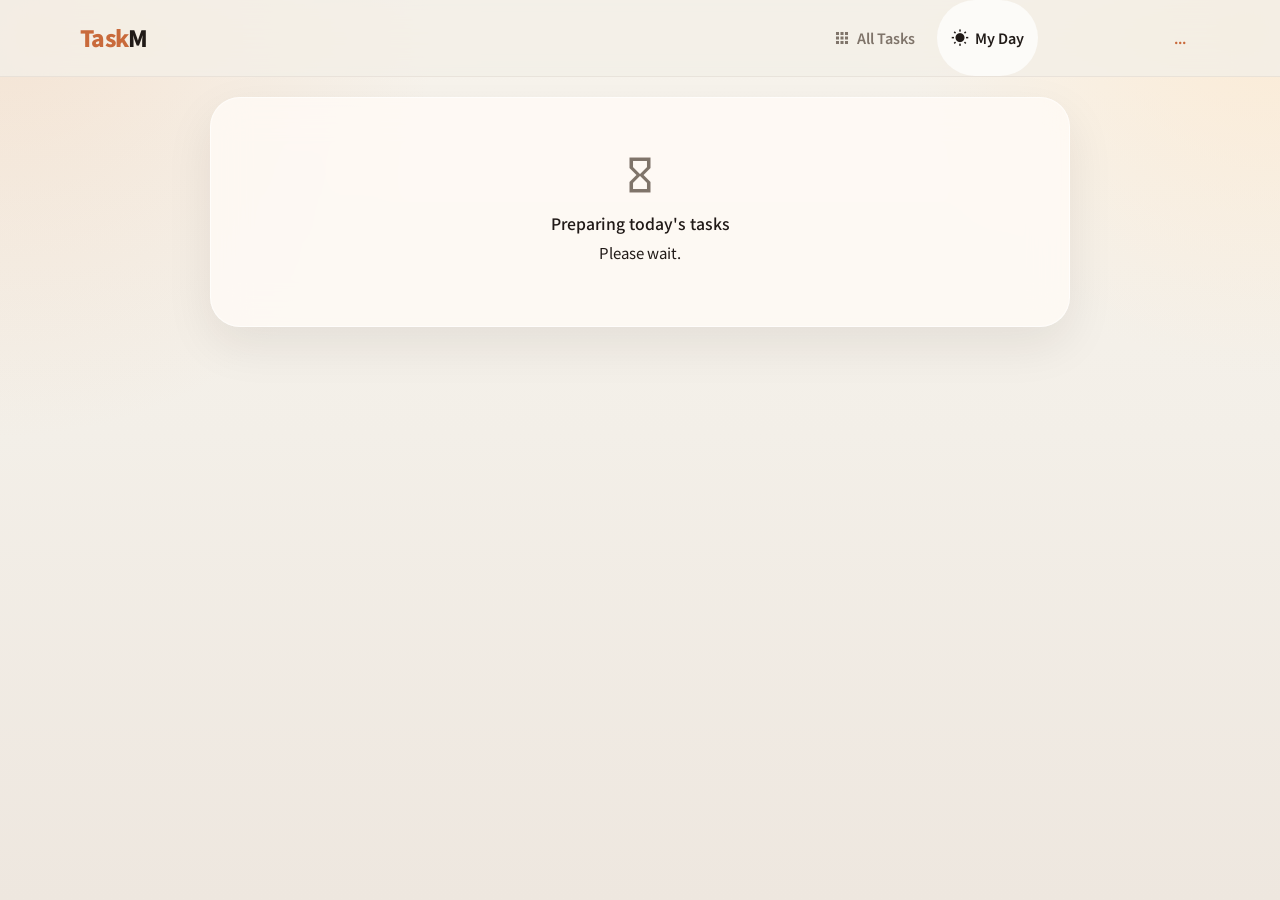
<file: pages/myday.html>
<!DOCTYPE html>
<html lang="zh-CN">
<head>
    <meta charset="UTF-8">
    <meta name="viewport" content="width=device-width, initial-scale=1.0">
    <title>我的一天 - TaskM</title>
    <link rel="icon" type="image/png" href="/assets/pic/logo.png">
    <link rel="preconnect" href="https://fonts.googleapis.com">
    <link href="https://fonts.googleapis.com/css2?family=Noto+Sans+SC:wght@400;600;700;900&display=swap" rel="stylesheet">
    <link href="https://fonts.googleapis.com/icon?family=Material+Icons" rel="stylesheet">
    <link rel="stylesheet" href="https://cdnjs.cloudflare.com/ajax/libs/materialize/1.0.0/css/materialize.min.css">
    <link rel="stylesheet" href="/assets/css/app.css?v=4">
    <style id="myday-stack-style">
        nav.app-nav,
        nav.app-nav .nav-wrapper {
            background: rgba(243, 239, 232, 0.85) !important;
            box-shadow: none !important;
        }

        .myday-card-stack {
            position: relative;
            margin-top: 20px;
            padding: 0 28px 72px 0;
        }

        .myday-deck {
            position: relative;
        }

        .stack-layer,
        .myday-card-main {
            border-radius: 30px;
            border: 1px solid rgba(255, 255, 255, 0.56);
            backdrop-filter: blur(18px);
            -webkit-backdrop-filter: blur(18px);
        }

        .stack-layer {
            position: absolute;
            inset: 0;
            pointer-events: none;
        }

        .stack-layer.layer-1 {
            transform: translate(18px, 18px);
            background: rgba(252, 246, 239, 0.9);
            box-shadow: 0 16px 32px rgba(40, 27, 18, 0.08);
            z-index: 1;
        }

        .stack-layer.layer-2 {
            transform: translate(36px, 36px);
            background: rgba(247, 239, 229, 0.78);
            box-shadow: 0 10px 24px rgba(40, 27, 18, 0.06);
            z-index: 0;
        }

        .myday-card-main {
            position: relative;
            z-index: 2;
            background: var(--surface);
            box-shadow: var(--shadow-lg);
            transition: transform 0.4s cubic-bezier(0.4, 0, 0.2, 1), opacity 0.4s cubic-bezier(0.4, 0, 0.2, 1);
        }

        @keyframes cardSlideOut {
            0% {
                transform: translateY(0) scale(1);
                opacity: 1;
            }
            100% {
                transform: translateX(100px) rotate(12deg) scale(0.9);
                opacity: 0;
            }
        }

        @media (max-width: 700px) {
            .myday-card-stack {
                padding-right: 18px;
                padding-bottom: 54px;
            }

            .stack-layer.layer-1 {
                transform: translate(10px, 12px);
            }

            .stack-layer.layer-2 {
                transform: translate(20px, 24px);
            }

            @keyframes cardSlideOut {
                0% {
                    transform: translateY(0) scale(1);
                    opacity: 1;
                }
                100% {
                    transform: translateX(80px) rotate(10deg) scale(0.88);
                    opacity: 0;
                }
            }
        }
    </style>
</head>
<body>
<nav class="app-nav">
    <div class="nav-shell">
        <a href="/pages/dashboard.html" class="brand-logo"><span class="brand-mark">Task</span>M</a>
        <div class="nav-links hide-on-med-and-down">
            <a href="/pages/dashboard.html" class="nav-link"><i class="material-icons">apps</i><span data-i18n="common.allTasks">全部任务</span></a>
            <a href="/pages/myday.html" class="nav-link active"><i class="material-icons">wb_sunny</i><span data-i18n="common.myDay">我的一天</span></a>
            <a href="#" class="nav-link nav-user" id="logoutBtn"><i class="material-icons">logout</i><span id="navUsername">...</span></a>
        </div>
        <a href="#" class="sidenav-trigger" data-target="mobile-nav"><i class="material-icons" style="color:var(--text)">menu</i></a>
    </div>
</nav>

<ul class="sidenav" id="mobile-nav">
    <li><a href="/pages/dashboard.html"><i class="material-icons left">apps</i><span data-i18n="common.allTasks">全部任务</span></a></li>
    <li><a href="/pages/myday.html"><i class="material-icons left">wb_sunny</i><span data-i18n="common.myDay">我的一天</span></a></li>
    <li><a href="#" id="logoutBtnMobile"><i class="material-icons left">logout</i><span data-i18n="common.logout">退出</span></a></li>
</ul>

<main class="page">
    <div class="myday-shell" id="mydayWrapper">
        <div class="loading-state empty-state">
            <i class="material-icons" style="color:var(--text-muted)">hourglass_empty</i>
            <p><strong data-i18n="common.preparingToday">正在准备今日任务</strong></p>
            <p data-i18n="common.loadingPleaseWait">请稍候。</p>
        </div>
    </div>
</main>

<div id="snackbar"></div>

<script src="https://cdnjs.cloudflare.com/ajax/libs/materialize/1.0.0/js/materialize.min.js"></script>
<script src="/assets/js/app.js"></script>
<script>
    TaskM.setDocumentTitle(TaskM.t('myday.title'));
    TaskM.translatePage();

    let tasks = [];
    let currentIdx = 0;
    let activePanel = null;
    let isAnimating = false;

    document.addEventListener('DOMContentLoaded', async () => {
        M.AutoInit();

        const auth = await fetch('/api/auth/check.php', {
            headers: {
                'Accept-Language': TaskM.getCurrentLanguage(),
                'X-TaskM-Lang': TaskM.getCurrentLanguage(),
            },
        });
        if (!auth.ok) {
            window.location.href = '/pages/login.html';
            return;
        }

        const { user } = await auth.json();
        document.getElementById('navUsername').textContent = user.username;

        await loadTasks();
        document.getElementById('logoutBtn')?.addEventListener('click', logout);
        document.getElementById('logoutBtnMobile')?.addEventListener('click', logout);
    });

async function loadTasks() {
    try {
        const data = await apiGet('/api/tasks/list.php?sort=created_at');
        tasks = (data.tasks || []).filter((task) => task.is_completed != 1);
        currentIdx = 0;
        activePanel = null;
        render();
    } catch (e) {
        document.getElementById('mydayWrapper').innerHTML = `
            <div class="error-state empty-state">
                <i class="material-icons" style="color:var(--danger)">error_outline</i>
                <p><strong>${TaskM.t('common.loadFailed')}</strong></p>
                <p>${TaskM.t('common.refreshAndRetry')}</p>
            </div>`;
    }
}

function render() {
    const wrapper = document.getElementById('mydayWrapper');

    if (!tasks.length) {
        wrapper.innerHTML = `
            <div class="myday-done empty-state">
                <i class="material-icons" style="color:var(--success)">check_circle</i>
                <p><strong>${TaskM.t('myday.emptyTitle')}</strong></p>
                <p>${TaskM.t('myday.emptyDesc')}</p>
                <a href="/pages/dashboard.html" class="btn btn-primary waves-effect">${TaskM.t('common.backToDashboard')}</a>
            </div>`;
        return;
    }

    if (currentIdx >= tasks.length) {
        wrapper.innerHTML = `
            <div class="myday-done empty-state">
                <i class="material-icons" style="color:var(--success)">done_all</i>
                <p><strong>${TaskM.t('myday.finishedTitle')}</strong></p>
                <p>${TaskM.t('myday.finishedDesc')}</p>
                <a href="/pages/dashboard.html" class="btn btn-primary waves-effect">${TaskM.t('common.backToDashboard')}</a>
            </div>`;
        return;
    }

    const remainingTasks = tasks.length - currentIdx;
    const task = tasks[currentIdx];
    const tags = Array.isArray(task.tags) ? task.tags : [];
    const progress = parseInt(task.progress, 10) || 0;
    const layerOne = remainingTasks > 1 ? '<div class="stack-layer layer-1" aria-hidden="true"></div>' : '';
    const layerTwo = remainingTasks > 2 ? '<div class="stack-layer layer-2" aria-hidden="true"></div>' : '';

    wrapper.innerHTML = `
        <div class="myday-card-stack">
            <div class="myday-deck">
                ${layerTwo}
                ${layerOne}
                <article class="myday-card myday-card-main" id="activeMydayCard">
                <div class="myday-header">
                    <div>
                        <div class="hero-eyebrow"><i class="material-icons" style="font-size:16px;color:var(--primary)">auto_awesome</i>${TaskM.t('myday.title')}</div>
                        <h1 class="myday-title">${escHtml(task.title)}</h1>
                    </div>
                    <div class="myday-counter"><strong style="color:var(--primary)">${currentIdx + 1}</strong> / ${tasks.length}</div>
                </div>
                <div class="task-meta">
                    ${task.category ? `<span><i class="material-icons" style="font-size:15px">folder</i>${escHtml(task.category)}</span>` : ''}
                    ${task.ddl ? `<span style="${ddlClass(task.ddl)}"><i class="material-icons" style="font-size:15px">event</i>${formatDate(task.ddl)}</span>` : ''}
                </div>
                ${tags.length ? `<div class="task-chips">${tags.map((tag) => `<span class="chip tag">${escHtml(tag)}</span>`).join('')}</div>` : ''}
                ${task.description ? `<p class="myday-desc">${escHtml(task.description)}</p>` : ''}
                <div class="progress-wrap">
                    <div class="progress-label"><span>${TaskM.t('common.currentProgress')}</span><span>${progress}%</span></div>
                    <div class="progress ${progress === 100 ? 'progress-100' : ''}">
                        <div class="determinate" style="width:${progress}%"></div>
                    </div>
                </div>
                <div class="myday-actions">
                    <button class="btn btn-soft waves-effect" id="btnNoProgress">${TaskM.t('myday.noProgress')}</button>
                    <button class="btn btn-primary waves-effect" id="btnCompleted">${TaskM.t('myday.completed')}</button>
                    <button class="btn btn-outline waves-effect" id="btnFollowUp">${TaskM.t('myday.followUp')}</button>
                </div>
                <div id="panelCompleted" class="myday-expand" style="display:none">
                    <p class="expand-title"><i class="material-icons" style="color:var(--success)">check_circle</i>${TaskM.t('myday.completedWhat')}</p>
                    <textarea class="myday-textarea" id="completedContent" placeholder="${escAttr(TaskM.t('myday.completedPlaceholder'))}"></textarea>
                    <div class="panel-actions">
                        <button class="btn btn-outline waves-effect" id="cancelCompleted">${TaskM.t('myday.cancel')}</button>
                        <button class="btn btn-primary waves-effect" id="submitCompleted">${TaskM.t('myday.submitCompleted')}</button>
                    </div>
                </div>
                <div id="panelFollowUp" class="myday-expand" style="display:none">
                    <p class="expand-title"><i class="material-icons" style="color:var(--warning)">trending_up</i>${TaskM.t('myday.followUpTitle')}</p>
                    <textarea class="myday-textarea" id="followUpContent" placeholder="${escAttr(TaskM.t('myday.followUpPlaceholder'))}"></textarea>
                    <div class="progress-input-row">
                        <label for="followUpRange">${TaskM.t('common.overallProgress')}</label>
                        <input type="range" id="followUpRange" min="0" max="100" value="${progress}" step="1">
                        <input type="number" id="followUpNum" min="0" max="100" value="${progress}">
                        <span style="color:var(--text-muted)">%</span>
                    </div>
                    <div class="panel-actions">
                        <button class="btn btn-outline waves-effect" id="cancelFollowUp">${TaskM.t('myday.cancel')}</button>
                        <button class="btn btn-primary waves-effect" id="submitFollowUp">${TaskM.t('myday.submitFollowUp')}</button>
                    </div>
                </div>
                </article>
            </div>
        </div>`;

    const card = document.getElementById('activeMydayCard');
    card.querySelector('#btnNoProgress')?.addEventListener('click', () => submitCommit('no_progress', '', parseInt(tasks[currentIdx].progress, 10) || 0));
    card.querySelector('#btnCompleted')?.addEventListener('click', () => togglePanel('completed'));
    card.querySelector('#btnFollowUp')?.addEventListener('click', () => togglePanel('follow_up'));
    card.querySelector('#cancelCompleted')?.addEventListener('click', () => togglePanel(null));
    card.querySelector('#cancelFollowUp')?.addEventListener('click', () => togglePanel(null));

    card.querySelector('#submitCompleted')?.addEventListener('click', () => {
        const content = document.getElementById('completedContent').value.trim();
        submitCommit('completed', content, 100);
    });

    card.querySelector('#submitFollowUp')?.addEventListener('click', () => {
        const content = document.getElementById('followUpContent').value.trim();
        const progressValue = parseInt(document.getElementById('followUpNum').value, 10) || 0;
        submitCommit('follow_up', content, progressValue);
    });

    card.querySelector('#followUpRange')?.addEventListener('input', (e) => {
        document.getElementById('followUpNum').value = e.target.value;
    });

    card.querySelector('#followUpNum')?.addEventListener('input', (e) => {
        const value = Math.max(0, Math.min(100, parseInt(e.target.value, 10) || 0));
        e.target.value = value;
        document.getElementById('followUpRange').value = value;
    });
}

function togglePanel(panel) {
    activePanel = panel;
    const completedPanel = document.getElementById('panelCompleted');
    const followPanel = document.getElementById('panelFollowUp');
    if (completedPanel) completedPanel.style.display = panel === 'completed' ? 'block' : 'none';
    if (followPanel) followPanel.style.display = panel === 'follow_up' ? 'block' : 'none';
}

async function submitCommit(type, content, progress) {
    if (isAnimating) return;
    
    const task = tasks[currentIdx];
    const btns = ['btnNoProgress', 'btnCompleted', 'btnFollowUp', 'submitCompleted', 'submitFollowUp'];
    btns.forEach((id) => {
        const el = document.getElementById(id);
        if (el) el.disabled = true;
    });

    try {
        const data = await apiPost('/api/commits/create.php', {
            task_id: task.id,
            type,
            content,
            progress
        });

        if (data.success) {
            const labels = {
                no_progress: TaskM.t('commits.noProgressToast'),
                completed: TaskM.t('commits.completedToast'),
                follow_up: TaskM.t('commits.followUpToast')
            };
            showToast(labels[type] || TaskM.t('commits.submitted'));
            
            const topCard = document.getElementById('activeMydayCard');
            if (topCard) {
                isAnimating = true;
                topCard.style.transition = 'transform 0.4s cubic-bezier(0.4, 0, 0.2, 1), opacity 0.4s cubic-bezier(0.4, 0, 0.2, 1)';
                topCard.style.transform = 'translateX(100px) rotate(12deg) scale(0.9)';
                topCard.style.opacity = '0';
                
                await new Promise(resolve => setTimeout(resolve, 400));
                
                currentIdx += 1;
                activePanel = null;
                isAnimating = false;
                render();
            } else {
                currentIdx += 1;
                activePanel = null;
                render();
            }
        } else {
            showToast(data.error || TaskM.t('commits.submitFailed'));
            btns.forEach((id) => {
                const el = document.getElementById(id);
                if (el) el.disabled = false;
            });
        }
    } catch (e) {
        showToast(TaskM.t('common.networkRetry'));
        btns.forEach((id) => {
            const el = document.getElementById(id);
            if (el) el.disabled = false;
        });
    }
}

async function logout() {
    await apiPost('/api/auth/logout.php', {});
    window.location.href = '/pages/login.html';
}

function escHtml(str) {
    if (!str) return '';
    return String(str)
        .replace(/&/g, '&amp;')
        .replace(/</g, '&lt;')
        .replace(/>/g, '&gt;')
        .replace(/"/g, '&quot;');
}

function escAttr(str) {
    return escHtml(str).replace(/'/g, '&#39;');
}
</script>
</body>
</html>
</file>
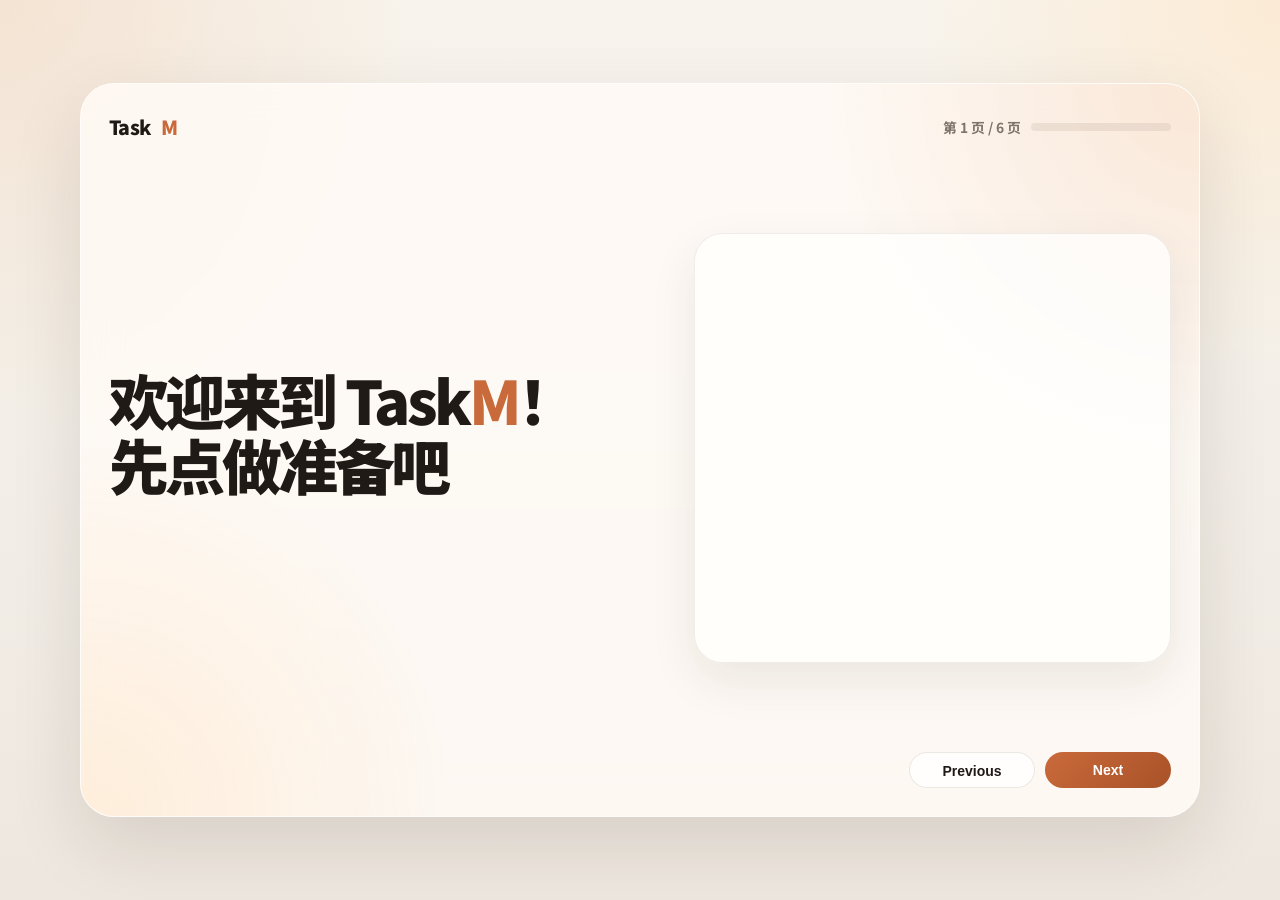
<file: pages/onboarding.html>
<!DOCTYPE html>
<html lang="zh-CN">
<head>
    <meta charset="UTF-8">
    <meta name="viewport" content="width=device-width, initial-scale=1.0">
    <title>新手指引 - TaskM</title>
    <link rel="icon" type="image/png" href="/assets/pic/logo.png">
    <link rel="preconnect" href="https://fonts.googleapis.com">
    <link href="https://fonts.googleapis.com/css2?family=Noto+Sans+SC:wght@400;600;700;900&display=swap" rel="stylesheet">
    <link href="https://fonts.googleapis.com/icon?family=Material+Icons" rel="stylesheet">
    <link rel="stylesheet" href="https://cdnjs.cloudflare.com/ajax/libs/materialize/1.0.0/css/materialize.min.css">
    <link rel="stylesheet" href="/assets/css/app.css?v=5">
    <style>
        body {
            min-height: 100vh;
        }

        .onboarding-page {
            min-height: 100vh;
            padding: 26px 0;
            display: flex;
            align-items: center;
        }

        .onboarding-shell {
            width: min(1120px, calc(100vw - 32px));
            margin: 0 auto;
        }

        .onboarding-card {
            position: relative;
            overflow: hidden;
            padding: 28px;
            border-radius: 34px;
            background: rgba(255, 251, 246, 0.84);
            border: 1px solid rgba(255, 255, 255, 0.56);
            box-shadow: var(--shadow-lg);
            backdrop-filter: blur(18px);
        }

        .onboarding-card::before {
            content: '';
            position: absolute;
            inset: 0;
            background:
                radial-gradient(circle at top right, rgba(233, 176, 131, 0.24), transparent 28%),
                radial-gradient(circle at bottom left, rgba(255, 233, 208, 0.7), transparent 28%);
            pointer-events: none;
        }

        .onboarding-topbar,
        .onboarding-footer,
        .onboarding-stage {
            position: relative;
            z-index: 1;
        }

        .onboarding-topbar {
            display: flex;
            align-items: center;
            justify-content: space-between;
            gap: 12px;
            margin-bottom: 26px;
        }

        .onboarding-brand {
            display: inline-flex;
            align-items: center;
            gap: 10px;
            font-weight: 900;
            font-size: 1.3rem;
            letter-spacing: -0.03em;
        }

        .brand-task {
            color: var(--text);
        }

        .brand-m {
            color: var(--primary);
        }

        .emph {
            color: var(--primary);
            font-weight: 900;
        }

        .onboarding-progress {
            display: inline-flex;
            align-items: center;
            gap: 10px;
            color: var(--text-muted);
            font-size: 0.92rem;
            font-weight: 700;
        }

        .onboarding-progress-bar {
            width: 140px;
            height: 8px;
            border-radius: 999px;
            overflow: hidden;
            background: rgba(98, 77, 61, 0.1);
        }

        .onboarding-progress-fill {
            width: 0;
            height: 100%;
            border-radius: 999px;
            background: linear-gradient(90deg, #e2a06f 0%, var(--primary) 55%, var(--primary-dk) 100%);
            transition: width 0.28s ease;
        }

        .onboarding-stage {
            display: grid;
            grid-template-columns: minmax(0, 1.08fr) minmax(280px, 0.92fr);
            gap: 24px;
            align-items: center;
            min-height: 560px;
        }

        .onboarding-stage.image-stage {
            grid-template-columns: minmax(0, 0.94fr) minmax(340px, 1.06fr);
        }

        .onboarding-stage.single-column {
            grid-template-columns: minmax(0, 1fr);
        }

        .onboarding-copy {
            max-width: 560px;
            display: flex;
            flex-direction: column;
            justify-content: center;
            text-align: left;
        }

        .onboarding-title {
            margin: 0 0 14px;
            font-size: clamp(2.2rem, 5vw, 4rem);
            line-height: 1.08;
            font-weight: 900;
            letter-spacing: -0.06em;
        }

        .onboarding-stage.stage-animating .onboarding-copy,
        .onboarding-stage.stage-animating .onboarding-panel {
            animation: stageFadeUp 0.42s ease;
        }

        @keyframes stageFadeUp {
            from {
                opacity: 0;
                transform: translateY(14px);
            }
            to {
                opacity: 1;
                transform: translateY(0);
            }
        }

        .onboarding-desc {
            margin: 0;
            color: var(--text-muted);
            font-size: 1rem;
            line-height: 1.9;
            white-space: pre-line;
        }

        .onboarding-note {
            margin-top: 18px;
            padding: 0;
            color: var(--text-muted);
            line-height: 1.75;
        }

        .onboarding-panel {
            min-height: 430px;
            padding: 18px;
            border-radius: 28px;
            background: rgba(255, 255, 255, 0.72);
            border: 1px solid rgba(98, 77, 61, 0.1);
            box-shadow: var(--shadow);
            display: flex;
            align-items: center;
            justify-content: center;
        }

        .onboarding-panel.image-mode {
            padding: 0;
            min-height: 0;
            background: transparent;
            border: none;
            box-shadow: none;
            display: block;
        }

        .onboarding-panel.text-mode {
            min-height: 430px;
            padding: 18px;
            border-radius: 28px;
            background: rgba(255, 255, 255, 0.72);
            border: 1px solid rgba(98, 77, 61, 0.1);
            box-shadow: var(--shadow);
            display: flex;
            align-items: center;
            justify-content: center;
        }

        .visual-frame {
            position: relative;
            width: 100%;
            min-height: 390px;
            border-radius: 24px;
            overflow: hidden;
            background: linear-gradient(180deg, rgba(238, 230, 220, 0.95), rgba(226, 214, 201, 0.82));
            box-shadow:
                inset 20px 20px 34px rgba(151, 127, 108, 0.22),
                inset -18px -18px 28px rgba(255, 255, 255, 0.76);
        }

        .visual-frame.image-frame {
            background: transparent;
            box-shadow: none;
            min-height: 0;
        }

        .image-visual {
            position: relative;
            border-radius: 24px;
            overflow: hidden;
            background: linear-gradient(180deg, rgba(238, 230, 220, 0.95), rgba(226, 214, 201, 0.82));
            box-shadow:
                inset 18px 0 28px rgba(151, 127, 108, 0.18),
                inset -18px 0 28px rgba(255, 255, 255, 0.68);
        }

        .image-visual img {
            position: relative;
            width: 100%;
            height: auto;
            display: block;
            vertical-align: top;
            opacity: 0;
            transform: none;
            transition: opacity 0.45s ease;
            background: transparent;
        }

        .image-fallback {
            position: absolute;
            inset: 0;
            padding: 22px 20px;
            display: grid;
            align-content: center;
            gap: 12px;
            background: linear-gradient(180deg, rgba(252, 247, 241, 0.94), rgba(240, 230, 219, 0.88));
            transition: opacity 0.35s ease, transform 0.35s ease;
        }

        .image-fallback h3 {
            margin: 0;
            font-size: 1.18rem;
            font-weight: 800;
            letter-spacing: -0.03em;
        }

        .image-fallback p {
            margin: 0;
            color: var(--text-muted);
            line-height: 1.75;
        }

        .image-fallback ul {
            margin: 0;
            padding-left: 18px;
            color: var(--text);
        }

        .image-fallback li + li {
            margin-top: 8px;
        }

        .visual-caption {
            position: absolute;
            left: 28px;
            right: 28px;
            bottom: 24px;
            padding: 0;
            color: var(--text-muted);
            line-height: 1.65;
            font-size: 0.9rem;
            text-shadow: 0 2px 12px rgba(255, 251, 246, 0.92);
            opacity: 0;
            transform: translateY(8px);
            transition: opacity 0.35s ease, transform 0.35s ease;
        }

        .image-visual.loaded img {
            opacity: 1;
        }

        .image-visual.loaded .image-fallback {
            opacity: 0;
            transform: translateY(-8px);
            pointer-events: none;
        }

        .image-visual.loaded .visual-caption {
            opacity: 1;
            transform: translateY(0);
        }

        .panel-kicker {
            display: inline-flex;
            align-items: center;
            gap: 6px;
            margin-bottom: 14px;
            color: var(--primary);
            font-size: 0.78rem;
            font-weight: 800;
            letter-spacing: 0.06em;
        }

        .panel-title {
            margin: 0;
            margin: 0 0 14px;
            font-size: 1.18rem;
            font-weight: 800;
            letter-spacing: -0.03em;
        }

        .panel-stack {
            width: 100%;
            display: grid;
            gap: 10px;
        }

        .panel-item {
            padding: 14px 16px;
            border-radius: 16px;
            background: rgba(247, 239, 229, 0.72);
            border: 1px solid rgba(98, 77, 61, 0.08);
        }

        .panel-item strong {
            display: block;
            margin-bottom: 4px;
            color: var(--text);
        }

        .panel-item span {
            display: block;
            color: var(--text-muted);
            line-height: 1.65;
            font-size: 0.9rem;
        }

        .confetti-frame {
            display: flex;
            align-items: center;
            justify-content: center;
            text-align: center;
        }

        .confetti-center {
            position: relative;
            z-index: 1;
            width: min(280px, 100%);
            padding: 28px 20px;
            border-radius: 24px;
            background: rgba(255, 251, 246, 0.84);
            border: 1px solid rgba(98, 77, 61, 0.1);
            box-shadow: 0 14px 30px rgba(40, 27, 18, 0.08);
        }

        .confetti-badge {
            width: 68px;
            height: 68px;
            margin: 0 auto 14px;
            border-radius: 50%;
            display: flex;
            align-items: center;
            justify-content: center;
            background: rgba(110, 157, 88, 0.14);
            color: var(--success);
        }

        .confetti-center h3 {
            margin: 0 0 8px;
            font-size: 1.18rem;
            font-weight: 800;
        }

        .confetti-center p {
            margin: 0;
            color: var(--text-muted);
            line-height: 1.7;
        }

        .confetti-piece {
            position: absolute;
            width: 12px;
            height: 24px;
            border-radius: 999px;
            opacity: 0.88;
            animation: confettiFloat 3.4s ease-in-out infinite;
        }

        @keyframes confettiFloat {
            0%, 100% {
                transform: translateY(0) rotate(0deg);
            }
            50% {
                transform: translateY(10px) rotate(24deg);
            }
        }

        .onboarding-footer {
            margin-top: 24px;
            display: flex;
            align-items: center;
            justify-content: space-between;
            gap: 12px;
            flex-wrap: wrap;
        }

        .onboarding-dots {
            display: inline-flex;
            align-items: center;
            gap: 8px;
        }

        .onboarding-dot {
            width: 10px;
            height: 10px;
            border-radius: 50%;
            background: rgba(98, 77, 61, 0.16);
            transition: transform 0.2s ease, background 0.2s ease;
        }

        .onboarding-dot.active {
            transform: scale(1.25);
            background: var(--primary);
        }

        .onboarding-actions {
            display: inline-flex;
            align-items: center;
            gap: 10px;
            flex-wrap: wrap;
        }

        .btn-wide {
            min-width: 126px;
            text-align: center;
        }

        @media (max-width: 900px) {
            .onboarding-stage {
                grid-template-columns: 1fr;
                min-height: auto;
            }

            .onboarding-stage.image-stage {
                grid-template-columns: 1fr;
            }

            .onboarding-copy {
                max-width: none;
            }
        }

        @media (max-width: 640px) {
            .onboarding-page {
                padding: 14px 0;
            }

            .onboarding-shell {
                width: calc(100vw - 20px);
            }

            .onboarding-card {
                padding: 18px 16px;
                border-radius: 26px;
            }

            .onboarding-topbar {
                align-items: flex-start;
                flex-direction: column;
                margin-bottom: 20px;
            }

            .onboarding-progress {
                width: 100%;
                justify-content: space-between;
            }

            .onboarding-progress-bar {
                flex: 1;
                width: auto;
            }

            .onboarding-title {
                font-size: 2rem;
            }

            .onboarding-panel {
                padding: 16px;
                border-radius: 20px;
                min-height: 320px;
            }

            .visual-frame {
                min-height: 286px;
                border-radius: 18px;
            }

            .image-visual {
                border-radius: 18px;
            }

            .image-fallback {
                padding: 16px 14px;
            }

            .visual-caption {
                left: 16px;
                right: 16px;
                bottom: 16px;
                border-radius: 14px;
                font-size: 0.84rem;
            }

            .onboarding-footer {
                align-items: stretch;
            }

            .onboarding-actions {
                width: 100%;
            }

            .onboarding-actions .btn {
                flex: 1;
            }
        }
    </style>
</head>
<body>
<main class="onboarding-page">
    <div class="onboarding-shell">
        <section class="onboarding-card">
            <div class="onboarding-topbar">
                <div class="onboarding-brand"><span class="brand-task">Task</span><span class="brand-m">M</span></div>
                <div class="onboarding-progress">
                    <span id="progressText">第 1 页 / 6 页</span>
                    <div class="onboarding-progress-bar">
                        <div class="onboarding-progress-fill" id="progressFill"></div>
                    </div>
                </div>
            </div>

            <div class="onboarding-stage">
                <div class="onboarding-copy">
                    <h1 class="onboarding-title" id="pageTitle">欢迎来到 <span class="brand-task">Task</span><span class="brand-m">M</span>！<br>先点做准备吧</h1>
                    <p class="onboarding-desc" id="pageDesc"></p>
                    <div class="onboarding-note" id="pageNote"></div>
                </div>
                <aside class="onboarding-panel" id="onboardingPanel"></aside>
            </div>

            <div class="onboarding-footer">
                <div class="onboarding-dots" id="pageDots"></div>
                <div class="onboarding-actions">
                    <button class="btn btn-outline waves-effect btn-wide" id="prevBtn" data-i18n="onboarding.prev">上一页</button>
                    <button class="btn btn-primary waves-effect btn-wide" id="nextBtn" data-i18n="onboarding.next">下一页</button>
                </div>
            </div>
        </section>
    </div>
</main>

<div id="snackbar"></div>

<script src="https://cdnjs.cloudflare.com/ajax/libs/materialize/1.0.0/js/materialize.min.js"></script>
<script src="/assets/js/app.js"></script>
<script>
TaskM.setDocumentTitle(TaskM.t('onboarding.title'));
TaskM.translatePage();

let currentStep = 0;
let currentUsername = '';
const GUIDE_STORAGE_PREFIX = 'taskm_dashboard_guide_seen_';
const steps = TaskM.t('onboarding.steps');

document.addEventListener('DOMContentLoaded', async () => {
    M.AutoInit();
    const auth = await fetch('/api/auth/check.php', {
        headers: {
            'Accept-Language': TaskM.getCurrentLanguage(),
            'X-TaskM-Lang': TaskM.getCurrentLanguage(),
        },
    });
    if (!auth.ok) {
        window.location.href = '/pages/login.html';
        return;
    }

    const { user } = await auth.json();
    currentUsername = user.username || '';

    document.getElementById('prevBtn').addEventListener('click', handlePrev);
    document.getElementById('nextBtn').addEventListener('click', handleNext);

    renderStep();
});

function getGuideStorageKey() {
    return `${GUIDE_STORAGE_PREFIX}${currentUsername || 'guest'}`;
}

function renderStep() {
    const stageEl = document.querySelector('.onboarding-stage');
    const step = steps[currentStep];
    const total = steps.length;
    const isLast = currentStep === total - 1;

    document.getElementById('progressText').textContent = TaskM.t('onboarding.progress', { current: currentStep + 1, total });
    document.getElementById('progressFill').style.width = `${((currentStep + 1) / total) * 100}%`;
    document.getElementById('pageTitle').innerHTML = renderRichText(step.title, true);
    document.getElementById('pageDesc').innerHTML = renderRichText(step.desc, true);
    const noteEl = document.getElementById('pageNote');
    noteEl.innerHTML = renderRichText(step.note || '', true);
    noteEl.style.display = step.note ? 'block' : 'none';
    const panelEl = document.getElementById('onboardingPanel');
    const hasVisual = step.visual && step.visual.type !== 'none';
    stageEl.classList.toggle('single-column', !hasVisual);
    stageEl.classList.toggle('image-stage', step.visual && step.visual.type === 'image');
    panelEl.style.display = hasVisual ? 'flex' : 'none';
    panelEl.classList.toggle('image-mode', step.visual && step.visual.type === 'image');
    panelEl.classList.toggle('text-mode', step.visual && step.visual.type === 'text');
    panelEl.innerHTML = hasVisual ? renderVisual(step.visual) : '';
    if (hasVisual) {
        setupImageVisuals();
    }

    document.getElementById('prevBtn').disabled = currentStep === 0;
    document.getElementById('nextBtn').textContent = isLast ? TaskM.t('onboarding.start') : TaskM.t('onboarding.next');
    renderDots(total);

    if (stageEl) {
        stageEl.classList.remove('stage-animating');
        void stageEl.offsetWidth;
        stageEl.classList.add('stage-animating');
    }
}

function renderDots(total) {
    const dotsEl = document.getElementById('pageDots');
    dotsEl.innerHTML = Array.from({ length: total }, (_, index) => (
        `<span class="onboarding-dot ${index === currentStep ? 'active' : ''}"></span>`
    )).join('');
}

function renderVisual(visual) {
    if (!visual) return '';

    if (visual.type === 'image') {
        return `
            <div class="visual-frame image-frame">
                <div class="image-visual loading" data-image-src="${escAttr(visual.src)}">
                    <div class="image-fallback">
                        <h3>${renderRichText(visual.fallbackTitle || '', false)}</h3>
                        <p>${renderRichText(visual.fallbackText || '', true)}</p>
                        <ul>
                            ${(visual.fallbackItems || []).map((item) => `<li>${escHtml(item)}</li>`).join('')}
                        </ul>
                    </div>
                    <img src="${escAttr(visual.src)}" alt="${escAttr(visual.alt || '')}">
                    <div class="visual-caption">${renderRichText(visual.caption || '', true)}</div>
                </div>
            </div>
        `;
    }

    if (visual.type === 'confetti') {
        return `
            <div class="visual-frame confetti-frame">
                ${renderConfettiPieces()}
                <div class="confetti-center">
                    <div class="confetti-badge"><i class="material-icons" style="font-size:34px">celebration</i></div>
                    <h3>准备完成</h3>
                    <p>回到主页后，就可以开始真正建立任务和推进记录了。</p>
                </div>
            </div>
        `;
    }

    if (visual.type === 'none') {
        return '';
    }

    if (visual.type === 'text') {
        return `
            <div>
                <div class="panel-kicker"><i class="material-icons" style="font-size:15px">menu_book</i>${renderRichText(visual.kicker || '', false)}</div>
                <h3 class="panel-title">${renderRichText(visual.title || '', false)}</h3>
                <div class="panel-stack">
                    ${(visual.items || []).map((item) => `
                        <div class="panel-item">
                            <strong>${renderRichText(item.title || '', false)}</strong>
                            <span>${renderRichText(item.desc || '', true)}</span>
                        </div>
                    `).join('')}
                </div>
            </div>
        `;
    }

    return `
        <div class="visual-frame">
            <div></div>
        </div>
    `;
}

function renderConfettiPieces() {
    const colors = ['#c96a3b', '#e2a06f', '#6e9d58', '#d58b3d', '#cb5a4a'];
    const pieces = [
        { left: '10%', top: '12%', rotate: '-16deg', delay: '0s' },
        { left: '22%', top: '22%', rotate: '18deg', delay: '0.4s' },
        { left: '78%', top: '14%', rotate: '12deg', delay: '0.7s' },
        { left: '86%', top: '28%', rotate: '-12deg', delay: '0.2s' },
        { left: '14%', top: '76%', rotate: '14deg', delay: '1s' },
        { left: '28%', top: '86%', rotate: '-10deg', delay: '0.6s' },
        { left: '72%', top: '80%', rotate: '20deg', delay: '1.2s' },
        { left: '84%', top: '68%', rotate: '-18deg', delay: '0.9s' }
    ];

    return pieces.map((piece, index) => `
        <span class="confetti-piece" style="left:${piece.left};top:${piece.top};transform:rotate(${piece.rotate});animation-delay:${piece.delay};background:${colors[index % colors.length]}"></span>
    `).join('');
}

function handlePrev() {
    if (currentStep === 0) return;
    currentStep -= 1;
    renderStep();
}

function handleNext() {
    if (currentStep < steps.length - 1) {
        currentStep += 1;
        renderStep();
        return;
    }

    localStorage.setItem(getGuideStorageKey(), '1');
    window.location.href = '/pages/dashboard.html';
}

function setupImageVisuals() {
    document.querySelectorAll('.image-visual[data-image-src]').forEach((visual) => {
        const img = visual.querySelector('img');
        if (!img) return;

        img.addEventListener('load', () => {
            visual.classList.add('loaded');
        }, { once: true });

        if (img.complete && img.naturalWidth > 0) {
            visual.classList.add('loaded');
        }
    });
}

function escHtml(str) {
    if (!str) return '';
    return String(str)
        .replace(/&/g, '&amp;')
        .replace(/</g, '&lt;')
        .replace(/>/g, '&gt;')
        .replace(/"/g, '&quot;');
}

function escAttr(str) {
    return escHtml(str).replace(/'/g, '&#39;');
}

function renderRichText(str, allowLineBreaks = false) {
    let escaped = escHtml(str || '');
    escaped = escaped.replace(/\{\{([^}]+)\}\}/g, (_, c) => '<span class="emph">' + escHtml(c) + '</span>');
    const withBrand = escaped.replace(/TaskM/g, '<span class="brand-task">Task</span><span class="brand-m">M</span>');
    return allowLineBreaks ? withBrand.replace(/\n/g, '<br>') : withBrand;
}
</script>
</body>
</html>
</file>
<file: assets/css/app.css>
:root {
    --primary: #c96a3b;
    --primary-dk: #a95228;
    --secondary: #201c19;
    --bg: #f3efe8;
    --surface: rgba(255, 251, 246, 0.82);
    --surface-strong: #fffdf9;
    --text: #201a17;
    --text-muted: #7f746a;
    --border: rgba(98, 77, 61, 0.14);
    --success: #6e9d58;
    --warning: #d58b3d;
    --danger: #cb5a4a;
    --radius: 22px;
    --radius-sm: 16px;
    --shadow: 0 18px 48px rgba(40, 27, 18, 0.08);
    --shadow-lg: 0 28px 72px rgba(40, 27, 18, 0.12);
}

* {
    box-sizing: border-box;
}

html {
    scroll-behavior: smooth;
}

body {
    margin: 0;
    min-height: 100vh;
    color: var(--text);
    font-family: 'Noto Sans SC', sans-serif;
    background:
        radial-gradient(circle at top left, rgba(237, 196, 162, 0.34), transparent 28%),
        radial-gradient(circle at top right, rgba(253, 231, 203, 0.7), transparent 24%),
        linear-gradient(180deg, #f8f4ed 0%, #f3efe8 48%, #eee7df 100%);
}

a {
    color: inherit;
    text-decoration: none;
}

/* 全局覆盖 Materialize 默认样式 */
nav {
    background: none !important;
    box-shadow: none !important;
}

nav .nav-wrapper {
    background: none !important;
}

nav a {
    text-decoration: none;
}

/* 强制覆盖 Materialize 导航背景 */
nav.app-nav {
    background: rgba(243, 239, 232, 0.85) !important;
    backdrop-filter: saturate(180%) blur(20px);
    -webkit-backdrop-filter: saturate(180%) blur(20px);
    box-shadow: none !important;
    border-bottom: 1px solid rgba(98, 77, 61, 0.08);
    height: auto;
    line-height: inherit;
}

nav.app-nav .nav-wrapper {
    background: transparent !important;
}

.shell {
    width: min(1120px, calc(100vw - 32px));
    margin: 0 auto;
}

nav.app-nav {
    position: sticky;
    top: 0;
    z-index: 50;
    background: rgba(243, 239, 232, 0.85) !important;
    backdrop-filter: saturate(180%) blur(20px);
    -webkit-backdrop-filter: saturate(180%) blur(20px);
    box-shadow: none !important;
    border-bottom: 1px solid rgba(98, 77, 61, 0.08);
    height: auto;
    line-height: inherit;
}

nav.app-nav .nav-shell {
    width: min(1120px, calc(100vw - 32px));
    margin: 0 auto;
    display: flex;
    align-items: center;
    justify-content: space-between;
    gap: 16px;
    min-height: 72px;
    padding: 0;
}

nav.app-nav .brand-logo,
nav.app-nav .brand-logo:hover {
    position: static !important;
    transform: none !important;
    color: var(--text) !important;
    font-size: 1.5rem !important;
    font-weight: 900;
    letter-spacing: -0.03em;
    padding: 0;
    text-decoration: none;
}

.brand-mark {
    color: var(--primary);
}

.nav-links {
    display: flex;
    align-items: center;
    gap: 8px;
}

.nav-link {
    display: inline-flex;
    align-items: center;
    gap: 6px;
    padding: 10px 14px;
    border-radius: 999px;
    color: var(--text-muted);
    font-size: 0.95rem;
    font-weight: 600;
    transition: 0.2s ease;
}

.nav-link i.material-icons {
    font-size: 18px;
}

.nav-link:hover,
.nav-link.active {
    color: var(--text);
    background: rgba(255, 255, 255, 0.7);
}

.nav-user {
    color: var(--primary);
}

.sidenav {
    background: #f8f4ed;
}

.sidenav li > a {
    color: var(--text);
    font-weight: 600;
}

.page {
    padding: 20px 0 88px;
}

.hero {
    display: grid;
    grid-template-columns: minmax(0, 1.3fr) minmax(280px, 0.7fr);
    gap: 18px;
    margin-bottom: 20px;
}

.card-glass {
    background: var(--surface);
    border: 1px solid rgba(255, 255, 255, 0.55);
    box-shadow: var(--shadow);
    backdrop-filter: blur(20px);
    border-radius: 30px;
}

.hero-card,
.hero-side,
.section-card,
.task-card,
.detail-card,
.detail-actions-panel,
.myday-card,
.empty-state,
.auth-panel,
.timeline-card {
    background: var(--surface);
    border: 1px solid rgba(255, 255, 255, 0.56);
    box-shadow: var(--shadow);
    backdrop-filter: blur(18px);
}

.hero-card,
.hero-side,
.section-card,
.detail-card,
.detail-actions-panel,
.timeline-card,
.myday-card,
.empty-state {
    border-radius: 30px;
}

.hero-card {
    padding: 28px;
}

.hero-eyebrow {
    display: inline-flex;
    align-items: center;
    gap: 8px;
    padding: 8px 12px;
    border-radius: 999px;
    background: rgba(255, 255, 255, 0.72);
    color: var(--text-muted);
    font-size: 0.8rem;
    font-weight: 700;
}

.hero-title {
    margin: 18px 0 10px;
    font-size: clamp(1.8rem, 4vw, 2.8rem);
    line-height: 1.1;
    letter-spacing: -0.03em;
    font-weight: 800;
}

.hero-title span {
    color: var(--primary);
}

.hero-desc {
    margin: 0;
    max-width: 40em;
    font-size: 1rem;
    line-height: 1.75;
    color: var(--text-muted);
}

.hero-meta {
    margin-top: 24px;
    display: flex;
    gap: 12px;
    flex-wrap: wrap;
}

.metric-pill {
    min-width: 140px;
    padding: 16px 18px;
    border-radius: 22px;
    background: rgba(255, 255, 255, 0.78);
}

.metric-label {
    display: block;
    color: var(--text-muted);
    font-size: 0.82rem;
    margin-bottom: 6px;
}

.metric-value {
    font-size: 1.4rem;
    font-weight: 800;
    letter-spacing: -0.04em;
}

.hero-side {
    padding: 24px;
    display: flex;
    flex-direction: column;
    justify-content: space-between;
    gap: 18px;
}

.hero-side .stat-caption {
    color: var(--text-muted);
    font-size: 0.85rem;
    line-height: 1.7;
}

.hero-side .stat-number {
    font-size: 3rem;
    line-height: 1;
    font-weight: 900;
    letter-spacing: -0.06em;
}

.page-toolbar {
    display: flex;
    align-items: center;
    justify-content: space-between;
    gap: 12px;
    margin-bottom: 12px;
    flex-wrap: wrap;
}

.section-title {
    margin: 0;
    font-size: 1.1rem;
    font-weight: 700;
    letter-spacing: -0.02em;
}

.section-subtitle {
    margin: 4px 0 0;
    color: var(--text-muted);
    font-size: 0.85rem;
}

.segmented {
    display: inline-flex;
    gap: 8px;
    padding: 6px;
    border-radius: 999px;
    background: rgba(255, 255, 255, 0.66);
    border: 1px solid rgba(98, 77, 61, 0.1);
    flex-wrap: wrap;
}

.sort-tab {
    display: inline-flex;
    align-items: center;
    gap: 6px;
    padding: 10px 14px;
    border-radius: 999px;
    color: var(--text-muted);
    font-size: 0.86rem;
    font-weight: 700;
    cursor: pointer;
    transition: 0.2s ease;
}

.sort-tab i.material-icons {
    font-size: 16px;
}

.sort-tab.active {
    color: #fff;
    background: linear-gradient(135deg, var(--primary), var(--primary-dk));
    box-shadow: 0 10px 24px rgba(169, 82, 40, 0.22);
}

.task-grid {
    display: grid;
    gap: 14px;
}

.task-card {
    border-radius: 26px;
    padding: 20px 20px 18px;
    cursor: pointer;
    transition: transform 0.2s ease, box-shadow 0.2s ease;
}

.task-card:hover {
    transform: translateY(-2px);
    box-shadow: var(--shadow-lg);
}

.task-card.collapsed {
    opacity: 0.65;
    background: rgba(255, 255, 255, 0.55);
    border-color: rgba(98, 77, 61, 0.06);
    padding: 14px 16px;
}

.task-card.collapsed .task-body {
    display: none;
}

.task-card .task-body {
    transition: opacity 0.2s ease;
}

.task-collapse-toggle {
    display: inline-flex;
    align-items: center;
    gap: 4px;
    padding: 4px 8px;
    border-radius: 999px;
    background: rgba(255, 255, 255, 0.6);
    color: var(--text-muted);
    font-size: 0.72rem;
    font-weight: 600;
    cursor: pointer;
    transition: 0.2s ease;
    margin-left: 8px;
    border: 1px solid rgba(98, 77, 61, 0.08);
}

.task-collapse-toggle:hover {
    background: rgba(255, 255, 255, 0.85);
    color: var(--text);
    border-color: rgba(98, 77, 61, 0.15);
}

.task-collapse-toggle i {
    font-size: 14px;
    transition: transform 0.2s ease;
}

.task-card.collapsed .task-collapse-toggle i {
    transform: rotate(-90deg);
}

.task-card .revert-btn {
    margin-top: 12px !important;
    font-size: 0.8rem !important;
    padding: 0 12px !important;
    height: 32px !important;
    display: inline-flex !important;
    align-items: center !important;
    gap: 4px !important;
    background: rgba(255, 255, 255, 0.78) !important;
    color: var(--text) !important;
    border: 1px solid rgba(98, 77, 61, 0.12) !important;
}

.task-card .revert-btn:hover {
    background: rgba(255, 255, 255, 0.9) !important;
    border-color: rgba(98, 77, 61, 0.2) !important;
}

.completed-section {
    margin-top: 32px;
    padding-top: 24px;
    border-top: 2px solid rgba(98, 77, 61, 0.08);
}

.completed-header {
    display: flex;
    justify-content: space-between;
    align-items: center;
    padding: 14px 18px;
    border-radius: 22px;
    background: rgba(255, 255, 255, 0.68);
    cursor: pointer;
    transition: 0.2s ease;
    margin-bottom: 14px;
}

.completed-header:hover {
    background: rgba(255, 255, 255, 0.82);
}

.completed-toggle-icon {
    color: var(--text-muted);
    font-size: 24px;
    transition: transform 0.2s ease;
}

.completed-tasks-body {
    display: grid;
    gap: 14px;
}

.completed-section.collapsed .completed-tasks-body {
    display: none;
}

.completed-task {
    opacity: 0.75;
    background: rgba(255, 255, 255, 0.55);
}

.completed-task:hover {
    opacity: 1;
}

.task-head {
    display: flex;
    align-items: flex-start;
    justify-content: space-between;
    gap: 12px;
    margin-bottom: 12px;
}

.task-title {
    margin: 0;
    font-size: 1.08rem;
    font-weight: 800;
    line-height: 1.45;
    letter-spacing: -0.02em;
}

.task-meta,
.task-chips {
    display: flex;
    flex-wrap: wrap;
    align-items: center;
    gap: 8px;
}

.task-meta {
    margin-bottom: 12px;
    color: var(--text-muted);
    font-size: 0.84rem;
}

.task-meta span {
    display: inline-flex;
    align-items: center;
    gap: 4px;
}

.task-last-commit {
    padding: 12px 14px;
    border-radius: 18px;
    margin-top: 14px;
    background: rgba(255, 255, 255, 0.72);
    color: var(--text-muted);
    font-size: 0.85rem;
    line-height: 1.6;
}

.task-node {
    position: relative;
    margin-top: 14px;
    padding: 10px 0 10px 24px;
}

.task-node::before {
    content: '';
    position: absolute;
    left: 7px;
    top: 8px;
    bottom: 8px;
    width: 2px;
    background: linear-gradient(to bottom, var(--primary), var(--border));
    border-radius: 1px;
}

.node-dot {
    position: absolute;
    left: 0;
    top: 50%;
    transform: translateY(-50%);
    width: 16px;
    height: 16px;
    border-radius: 50%;
    display: flex;
    align-items: center;
    justify-content: center;
    background: var(--surface);
    border: 2px solid var(--primary);
    z-index: 1;
}

.node-dot i {
    font-size: 10px !important;
}

.node-dot.dot-no_progress {
    border-color: var(--text-muted);
    color: var(--text-muted);
}

.node-dot.dot-completed {
    border-color: var(--success);
    color: var(--success);
}

.node-dot.dot-follow_up {
    border-color: var(--warning);
    color: var(--warning);
}

.node-body {
    flex: 1;
    min-width: 0;
}

.node-header {
    display: flex;
    align-items: center;
    gap: 8px;
    margin-bottom: 4px;
}

.node-header .chip {
    padding: 4px 10px;
    font-size: 0.7rem;
}

.node-date {
    font-size: 0.7rem;
    color: var(--text-muted);
}

.node-content {
    font-size: 0.8rem;
    color: var(--text);
    line-height: 1.5;
    word-break: break-word;
}

.node-progress {
    font-size: 0.72rem;
    color: var(--text-muted);
    margin-top: 4px;
}

.chip {
    display: inline-flex;
    align-items: center;
    gap: 4px;
    margin: 0;
    height: auto;
    line-height: 1.2;
    padding: 8px 12px;
    border-radius: 999px;
    font-size: 0.76rem;
    font-weight: 700;
    background: rgba(255, 242, 232, 0.92);
    color: var(--primary);
    border: 1px solid rgba(201, 106, 59, 0.16);
}

.chip.tag {
    background: rgba(255, 255, 255, 0.74);
    color: var(--text-muted);
    border-color: rgba(98, 77, 61, 0.1);
}

.chip.completed {
    background: rgba(110, 157, 88, 0.12);
    border-color: rgba(110, 157, 88, 0.18);
    color: var(--success);
}

.progress-wrap {
    margin-top: 16px;
}

.progress-label {
    display: flex;
    justify-content: space-between;
    margin-bottom: 8px;
    font-size: 0.82rem;
    color: var(--text-muted);
}

.progress {
    height: 8px;
    margin: 0;
    border-radius: 999px;
    overflow: hidden;
    background: rgba(98, 77, 61, 0.08);
}

.progress .determinate {
    background: linear-gradient(90deg, #e2a06f 0%, var(--primary) 52%, var(--primary-dk) 100%);
}

.progress-100 .determinate {
    background: var(--success);
}

.btn,
.btn-large,
.btn-floating {
    text-transform: none !important;
}

.btn-primary,
.btn-dark,
.btn-outline,
.btn-soft {
    border-radius: 999px !important;
    font-weight: 700 !important;
    letter-spacing: 0 !important;
    box-shadow: none !important;
}

.btn-primary {
    background: linear-gradient(135deg, var(--primary), var(--primary-dk)) !important;
    color: #fff !important;
}

.btn-dark {
    background: var(--secondary) !important;
    color: #fff !important;
}

.btn-outline {
    background: rgba(255, 255, 255, 0.78) !important;
    color: var(--text) !important;
    border: 1px solid rgba(98, 77, 61, 0.12) !important;
}

.btn-soft {
    background: rgba(255, 255, 255, 0.75) !important;
    color: var(--text-muted) !important;
}

.btn-danger {
    background: var(--danger) !important;
    color: #fff !important;
    border-radius: 999px !important;
    font-weight: 700 !important;
    letter-spacing: 0 !important;
    box-shadow: none !important;
}

.btn-sm {
    font-size: 13px !important;
    padding: 0 16px !important;
    height: 36px !important;
    line-height: 36px !important;
}

.fab-btn {
    position: fixed !important;
    right: 28px;
    bottom: 28px;
    background: linear-gradient(135deg, var(--primary), var(--primary-dk)) !important;
    box-shadow: 0 16px 36px rgba(169, 82, 40, 0.26) !important;
}

.fab-btn i {
    color: #fff !important;
}

.empty-state,
.loading-state,
.error-state {
    padding: 56px 24px;
    text-align: center;
}

.empty-state i,
.loading-state i,
.error-state i {
    font-size: 2.8rem;
    display: inline-flex;
    margin-bottom: 10px;
}

.empty-state p,
.loading-state p,
.error-state p {
    margin: 6px 0;
}

.empty-state strong,
.loading-state strong,
.error-state strong {
    font-size: 1.05rem;
}

.category-group-header {
    display: inline-flex;
    align-items: center;
    gap: 6px;
    margin: 18px 0 10px;
    padding: 8px 12px;
    border-radius: 999px;
    background: rgba(255, 255, 255, 0.66);
    color: var(--text-muted);
    font-size: 0.8rem;
    font-weight: 700;
}

.auth-page {
    min-height: 100vh;
    display: flex;
    align-items: center;
    justify-content: center;
    padding: 24px;
}

.auth-panel {
    width: min(980px, 100%);
    border-radius: 34px;
    display: grid;
    grid-template-columns: minmax(0, 1fr) minmax(340px, 420px);
    overflow: hidden;
}

.auth-side {
    padding: 42px;
    background: linear-gradient(180deg, rgba(255, 251, 246, 0.9), rgba(247, 239, 229, 0.78));
    border-right: 1px solid rgba(98, 77, 61, 0.08);
}

.auth-badge {
    display: inline-flex;
    padding: 8px 12px;
    border-radius: 999px;
    background: rgba(255, 255, 255, 0.72);
    color: var(--text-muted);
    font-size: 0.8rem;
    font-weight: 700;
}

.auth-title {
    margin: 18px 0 12px;
    font-size: clamp(2.2rem, 6vw, 3.4rem);
    line-height: 1.02;
    font-weight: 900;
    letter-spacing: -0.06em;
}

.auth-title span {
    color: var(--primary);
}

.auth-copy {
    margin: 0;
    color: var(--text-muted);
    line-height: 1.8;
}

.auth-points {
    margin: 28px 0 0;
    padding: 0;
    list-style: none;
    display: grid;
    gap: 12px;
}

.auth-points li {
    display: flex;
    gap: 10px;
    align-items: flex-start;
    color: var(--text);
    font-size: 0.95rem;
}

.auth-points i.material-icons {
    color: var(--primary);
    font-size: 18px;
    margin-top: 3px;
}

.auth-form-wrap {
    padding: 42px 34px;
    background: rgba(255, 253, 249, 0.9);
}

.auth-form-title {
    margin: 0 0 8px;
    font-size: 1.6rem;
    font-weight: 800;
    letter-spacing: -0.04em;
}

.auth-form-subtitle {
    margin: 0 0 28px;
    color: var(--text-muted);
    font-size: 0.92rem;
}

.auth-form-wrap .input-field {
    margin-bottom: 18px;
}

.auth-form-wrap .input-field input {
    border-bottom: 1px solid rgba(98, 77, 61, 0.16) !important;
    box-shadow: none !important;
}

.auth-form-wrap .input-field input:focus {
    border-bottom: 1px solid var(--primary) !important;
    box-shadow: 0 1px 0 0 var(--primary) !important;
}

.auth-form-wrap .input-field label,
.modal .input-field label {
    color: var(--text-muted) !important;
}

.auth-form-wrap .input-field input:focus + label,
.auth-form-wrap .input-field input.valid + label,
.modal .input-field input:focus + label,
.modal .input-field input.valid + label,
.modal .input-field textarea:focus + label,
.modal .input-field textarea.valid + label {
    color: var(--primary) !important;
}

.auth-form-wrap .prefix,
.modal .prefix {
    color: var(--primary);
}

.form-error {
    display: none;
    margin: 8px 0 14px;
    padding: 10px 14px;
    border-radius: 16px;
    background: rgba(203, 90, 74, 0.08);
    color: var(--danger);
    font-size: 0.85rem;
}

.auth-submit {
    width: 100%;
    margin-top: 6px;
}

.auth-switch {
    margin-top: 18px;
    text-align: center;
    font-size: 0.9rem;
    color: var(--text-muted);
}

.auth-switch a {
    color: var(--primary);
    font-weight: 700;
}

.myday-shell {
    width: min(860px, calc(100vw - 32px));
    margin: 0 auto;
}

.myday-card {
    padding: 26px;
}

.myday-header {
    display: flex;
    justify-content: space-between;
    gap: 12px;
    margin-bottom: 18px;
    flex-wrap: wrap;
}

.myday-counter {
    color: var(--text-muted);
    font-size: 0.88rem;
}

.myday-title {
    margin: 10px 0 0;
    font-size: clamp(1.6rem, 5vw, 2.2rem);
    font-weight: 900;
    letter-spacing: -0.05em;
}

.myday-desc {
    margin: 12px 0 0;
    color: var(--text-muted);
    line-height: 1.8;
}

.myday-actions {
    display: grid;
    grid-template-columns: repeat(3, minmax(0, 1fr));
    gap: 10px;
    margin-top: 22px;
}

.myday-expand {
    margin-top: 18px;
    padding-top: 18px;
    border-top: 1px solid rgba(98, 77, 61, 0.08);
}

.expand-title {
    margin: 0 0 12px;
    display: flex;
    align-items: center;
    gap: 6px;
    font-size: 0.96rem;
    font-weight: 700;
}

.myday-textarea {
    width: 100%;
    min-height: 150px;
    padding: 16px 18px;
    border: 1px solid rgba(98, 77, 61, 0.12);
    border-radius: 22px;
    background: rgba(255, 255, 255, 0.74);
    resize: vertical;
    outline: none;
    font: inherit;
    color: var(--text);
}

.myday-textarea:focus {
    border-color: rgba(201, 106, 59, 0.32);
}

.panel-actions {
    display: flex;
    justify-content: flex-end;
    gap: 10px;
    margin-top: 12px;
    flex-wrap: wrap;
}

.progress-input-row {
    display: grid;
    grid-template-columns: auto minmax(0, 1fr) 84px auto;
    align-items: center;
    gap: 12px;
    margin-top: 14px;
}

.progress-input-row label {
    color: var(--text-muted);
    font-size: 0.9rem;
}

.progress-input-row input[type='range'] {
    margin: 0;
}

.progress-input-row input[type='number'] {
    margin: 0;
    height: 42px;
    text-align: center;
    border: 1px solid rgba(98, 77, 61, 0.12);
    border-radius: 14px;
    background: rgba(255, 255, 255, 0.7);
}

.myday-done {
    max-width: 640px;
    margin: 80px auto 0;
}

.detail-stack {
    display: grid;
    gap: 18px;
}

.back-link {
    display: inline-flex;
    align-items: center;
    gap: 6px;
    color: var(--text-muted);
    font-size: 0.9rem;
    font-weight: 600;
}

.detail-card,
.timeline-card,
.detail-actions-panel {
    padding: 24px;
}

.detail-title-row {
    display: flex;
    justify-content: space-between;
    gap: 12px;
    flex-wrap: wrap;
    margin-bottom: 10px;
}

.detail-title {
    margin: 0;
    font-size: clamp(1.8rem, 4vw, 2.4rem);
    line-height: 1.1;
    font-weight: 900;
    letter-spacing: -0.05em;
}

.detail-desc {
    margin: 14px 0 0;
    color: var(--text-muted);
    line-height: 1.8;
}

.panel-tabs {
    display: inline-flex;
    gap: 8px;
    padding: 6px;
    border-radius: 999px;
    background: rgba(255, 255, 255, 0.68);
    margin-bottom: 16px;
}

.panel-tab {
    border: none;
    background: transparent;
    color: var(--text-muted);
    padding: 10px 14px;
    border-radius: 999px;
    font-size: 0.9rem;
    font-weight: 700;
    cursor: pointer;
}

.panel-tab.active {
    background: linear-gradient(135deg, var(--primary), var(--primary-dk));
    color: #fff;
}

.panel-content {
    display: none;
}

.panel-content.active {
    display: block;
}

.timeline {
    position: relative;
    list-style: none;
    margin: 0;
    padding: 0 0 0 18px;
}

.timeline::before {
    content: '';
    position: absolute;
    left: 16px;
    top: 4px;
    bottom: 4px;
    width: 1px;
    background: rgba(98, 77, 61, 0.12);
}

.timeline-item {
    position: relative;
    display: grid;
    grid-template-columns: 42px minmax(0, 1fr);
    gap: 14px;
    margin-bottom: 18px;
}

.timeline-dot {
    position: relative;
    z-index: 1;
    width: 32px;
    height: 32px;
    border-radius: 50%;
    display: flex;
    align-items: center;
    justify-content: center;
    background: rgba(255, 255, 255, 0.9);
    border: 1px solid rgba(98, 77, 61, 0.08);
}

.dot-no_progress {
    color: var(--text-muted);
}

.dot-completed {
    color: var(--success);
}

.dot-follow_up {
    color: var(--warning);
}

.timeline-body {
    padding: 14px 16px;
    border-radius: 22px;
    background: rgba(255, 255, 255, 0.72);
}

.tl-header {
    display: flex;
    justify-content: space-between;
    gap: 12px;
    flex-wrap: wrap;
    align-items: center;
}

.tl-date {
    color: var(--text);
    font-size: 1.05rem;
    font-weight: 700;
}

.tl-progress {
    color: var(--text-muted);
    font-size: 0.82rem;
}

.timeline-title {
    font-size: 1.3rem !important;
    font-weight: 800 !important;
    letter-spacing: -0.03em !important;
}

.tl-content {
    margin: 10px 0 6px;
    line-height: 1.75;
}

.modal {
    border-radius: 30px !important;
    background: #fffcf8;
}

.modal .modal-content {
    padding: 28px 28px 12px;
}

.modal .modal-footer {
    padding: 0 28px 26px;
    background: transparent;
}

.modal-title {
    margin: 0 0 20px;
    font-size: 1.4rem;
    font-weight: 800;
    letter-spacing: -0.04em;
}

#snackbar {
    visibility: hidden;
    position: fixed;
    left: 50%;
    bottom: 26px;
    transform: translateX(-50%);
    z-index: 9999;
    padding: 12px 18px;
    border-radius: 999px;
    background: rgba(32, 28, 25, 0.92);
    color: #fff;
    font-size: 0.9rem;
    box-shadow: 0 16px 30px rgba(0, 0, 0, 0.16);
}

#snackbar.show {
    visibility: visible;
    animation: fadein 0.24s ease, fadeout 0.3s ease 2.7s;
}

@keyframes fadein {
    from { opacity: 0; transform: translate(-50%, 10px); }
    to { opacity: 1; transform: translate(-50%, 0); }
}

@keyframes fadeout {
    from { opacity: 1; transform: translate(-50%, 0); }
    to { opacity: 0; transform: translate(-50%, 8px); }
}

@media (max-width: 900px) {
    .hero {
        grid-template-columns: 1fr;
    }
}

@media (max-width: 700px) {
    .page {
        padding-top: 16px;
        padding-bottom: 100px;
    }

    nav.app-nav .nav-shell {
        min-height: 64px;
        padding: 0 12px;
    }

    nav.app-nav .brand-logo {
        font-size: 1.3rem !important;
    }

    .shell {
        width: calc(100vw - 24px);
    }

    .hero {
        display: block;
        margin-bottom: 16px;
    }

    .hero-card {
        padding: 20px;
        border-radius: 24px;
        margin-bottom: 12px;
    }

    .hero-side {
        padding: 20px;
        border-radius: 24px;
    }

    .hero-title {
        font-size: 1.5rem;
        margin: 12px 0 8px;
    }

    .hero-desc {
        font-size: 0.9rem;
    }

    .hero-meta {
        flex-direction: column;
        gap: 8px;
    }

    .metric-pill {
        min-width: auto;
        padding: 12px 14px;
    }

    .metric-value {
        font-size: 1.2rem;
    }

    .task-card {
        padding: 16px;
        border-radius: 20px;
    }

    .task-title {
        font-size: 1rem;
    }

    .task-meta {
        font-size: 0.8rem;
    }

    .detail-card,
    .timeline-card,
    .detail-actions-panel {
        padding: 18px;
        border-radius: 24px;
    }

    .detail-title {
        font-size: 1.5rem;
    }

    .detail-desc {
        font-size: 0.9rem;
    }

    .myday-card {
        padding: 20px;
        border-radius: 24px;
    }

    .myday-title {
        font-size: 1.4rem;
    }

    .myday-actions {
        grid-template-columns: 1fr;
        gap: 8px;
    }

    .myday-actions .btn {
        width: 100%;
    }

    .myday-textarea {
        min-height: 120px;
        padding: 14px;
        font-size: 0.95rem;
    }

    .progress-input-row {
        grid-template-columns: 1fr 1fr auto;
        gap: 10px;
    }

    .progress-input-row input[type='number'] {
        width: 100%;
    }

    .panel-tabs {
        width: 100%;
    }

    .panel-tab {
        flex: 1;
        padding: 10px 8px;
        font-size: 0.85rem;
    }

    .fab-btn {
        right: 16px;
        bottom: 20px;
    }

    .section-title {
        font-size: 1rem;
    }

    .section-subtitle {
        font-size: 0.82rem;
    }

    .page-toolbar {
        flex-direction: column;
        align-items: flex-start;
        gap: 10px;
    }

    .segmented {
        width: 100%;
        justify-content: flex-start;
        overflow-x: auto;
        padding-bottom: 4px;
    }

    .sort-tab {
        padding: 8px 12px;
        font-size: 0.8rem;
        white-space: nowrap;
    }

    .nav-links {
        display: none !important;
    }

    .sidenav-trigger {
        display: block !important;
    }

    .auth-panel {
        display: grid;
        grid-template-columns: 1fr;
    }

    .auth-side {
        padding: 24px 20px;
        border-right: none;
        border-bottom: 1px solid rgba(98, 77, 61, 0.08);
        border-radius: 24px 24px 0 0;
    }

    .auth-form-wrap {
        padding: 24px 20px;
        border-radius: 0 0 24px 24px;
    }

    .auth-title {
        font-size: 1.8rem;
    }

    .auth-form-title {
        font-size: 1.4rem;
    }

    .modal {
        border-radius: 24px !important;
        max-width: 94vw;
    }

    .modal .modal-content {
        padding: 20px 18px 10px;
    }

    .modal .modal-footer {
        padding: 0 18px 20px;
    }

    .timeline-item {
        gap: 10px;
    }

    .timeline-dot {
        width: 28px;
        height: 28px;
    }

    .timeline-body {
        padding: 12px 14px;
        border-radius: 18px;
    }

    .empty-state,
    .loading-state,
    .error-state {
        padding: 40px 16px;
    }

    .back-link {
        margin-bottom: 12px;
    }
}

.flatpickr-calendar {
    background: #fffdf9;
    border-radius: 22px;
    box-shadow: 0 28px 72px rgba(40, 27, 18, 0.12);
    border: 1px solid rgba(98, 77, 61, 0.14);
    padding: 12px;
}

.flatpickr-day {
    border-radius: 12px;
    color: #201a17;
    font-weight: 500;
}

.flatpickr-day:hover {
    background: #f3efe8;
    border-radius: 12px;
}

.flatpickr-day.selected {
    background: #c96a3b !important;
    border-radius: 12px;
}

.flatpickr-day.today {
    border: 2px solid #c96a3b;
    border-radius: 12px;
}

.flatpickr-months .flatpickr-month {
    background: #c96a3b;
    color: white;
    border-radius: 12px 12px 0 0;
    height: 42px;
}

.flatpickr-current-month .flatpickr-monthDropdown-months {
    background: #c96a3b;
    color: white;
}

.flatpickr-current-month input.cur-year {
    color: white;
    font-weight: 600;
}

.flatpickr-weekday {
    color: #7f746a;
    font-weight: 600;
}

span.flatpickr-weekday {
    background: transparent;
}

.flatpickr-time {
    border-top: 1px solid rgba(98, 77, 61, 0.14);
    margin-top: 8px;
    padding-top: 8px;
}

.flatpickr-time input {
    color: #201a17;
    font-weight: 500;
}

.flatpickr-am-pm {
    color: #7f746a;
}

.numInputWrapper span {
    border-color: rgba(255,255,255,0.5);
}

.numInputWrapper span:hover {
    background: rgba(255,255,255,0.2);
}

#newDdl {
    background: #f3efe8;
    border: 1px solid rgba(98, 77, 61, 0.14);
    border-radius: 16px;
    padding: 12px 16px;
    font-size: 1rem;
    color: #201a17;
    cursor: pointer;
    transition: all 0.2s ease;
}

#newDdl:focus {
    border-color: #c96a3b;
    box-shadow: 0 0 0 3px rgba(201, 106, 59, 0.15);
    outline: none;
}
</file>
